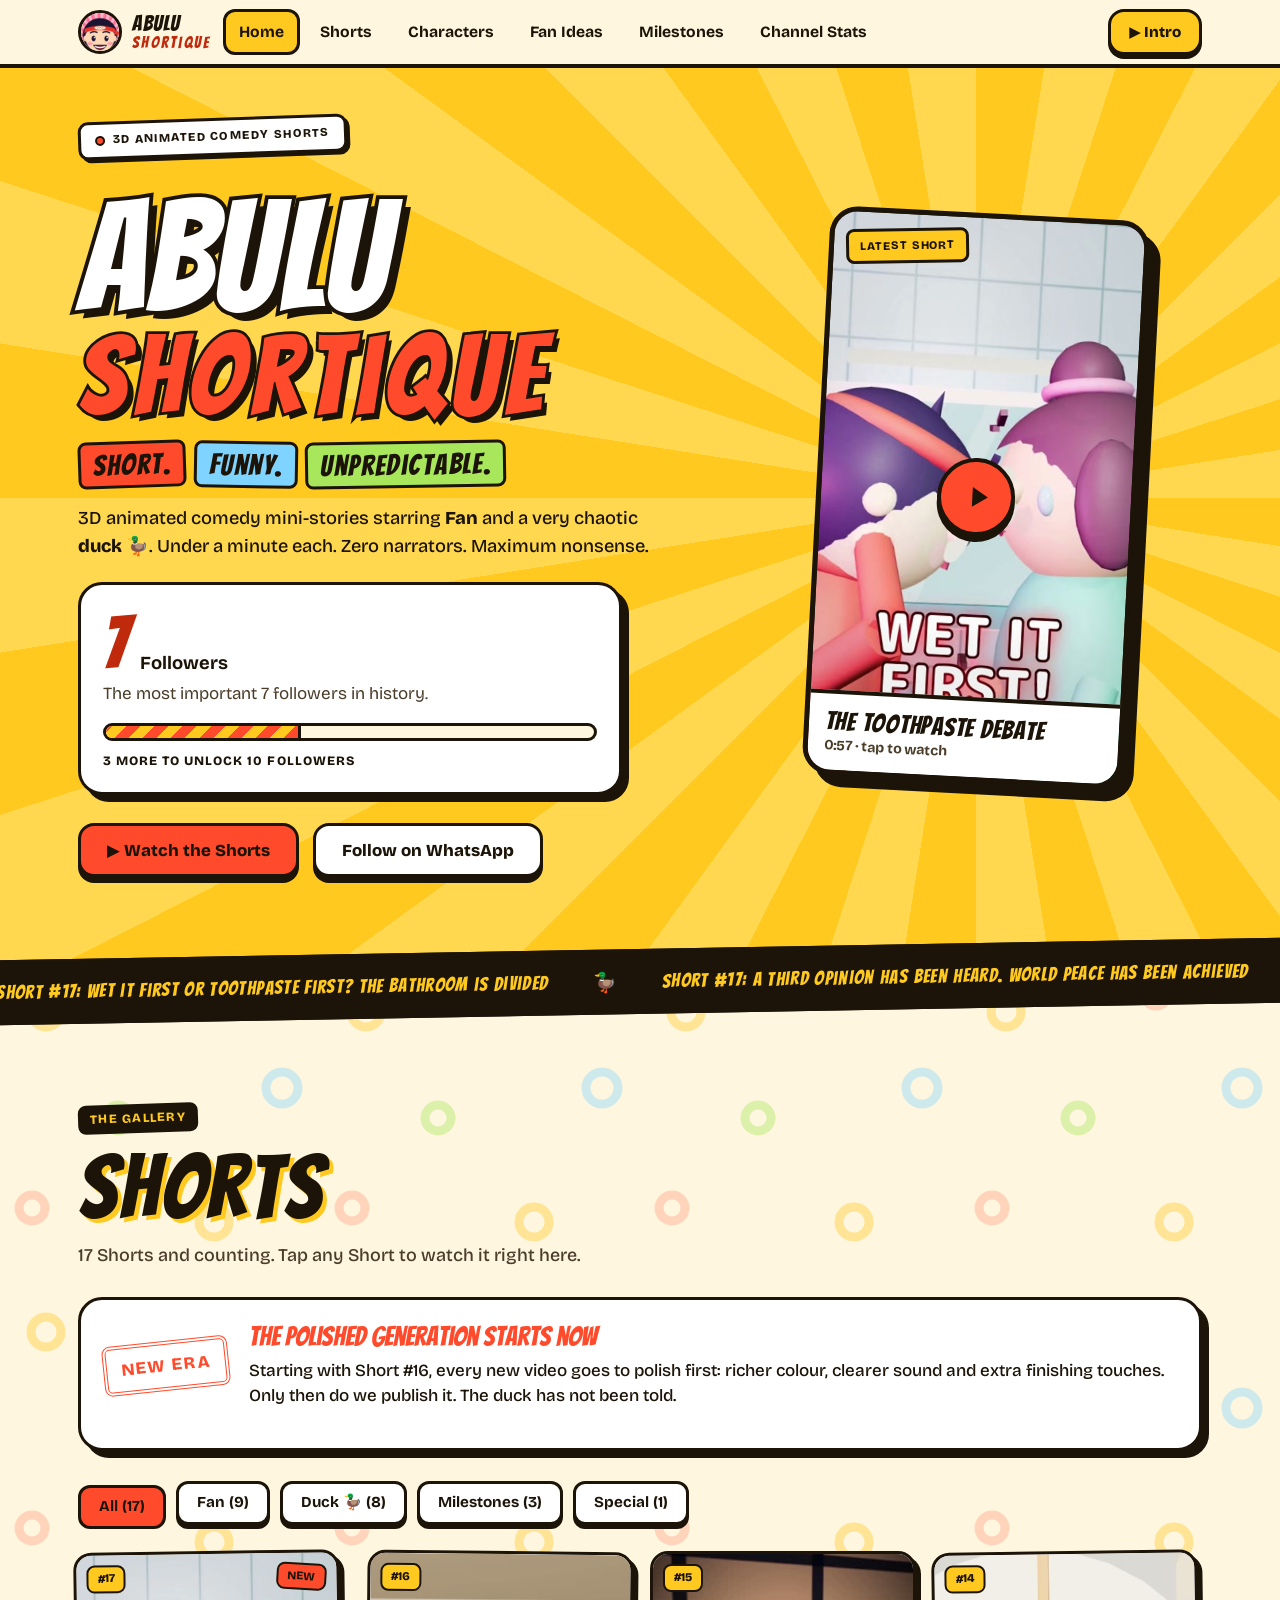
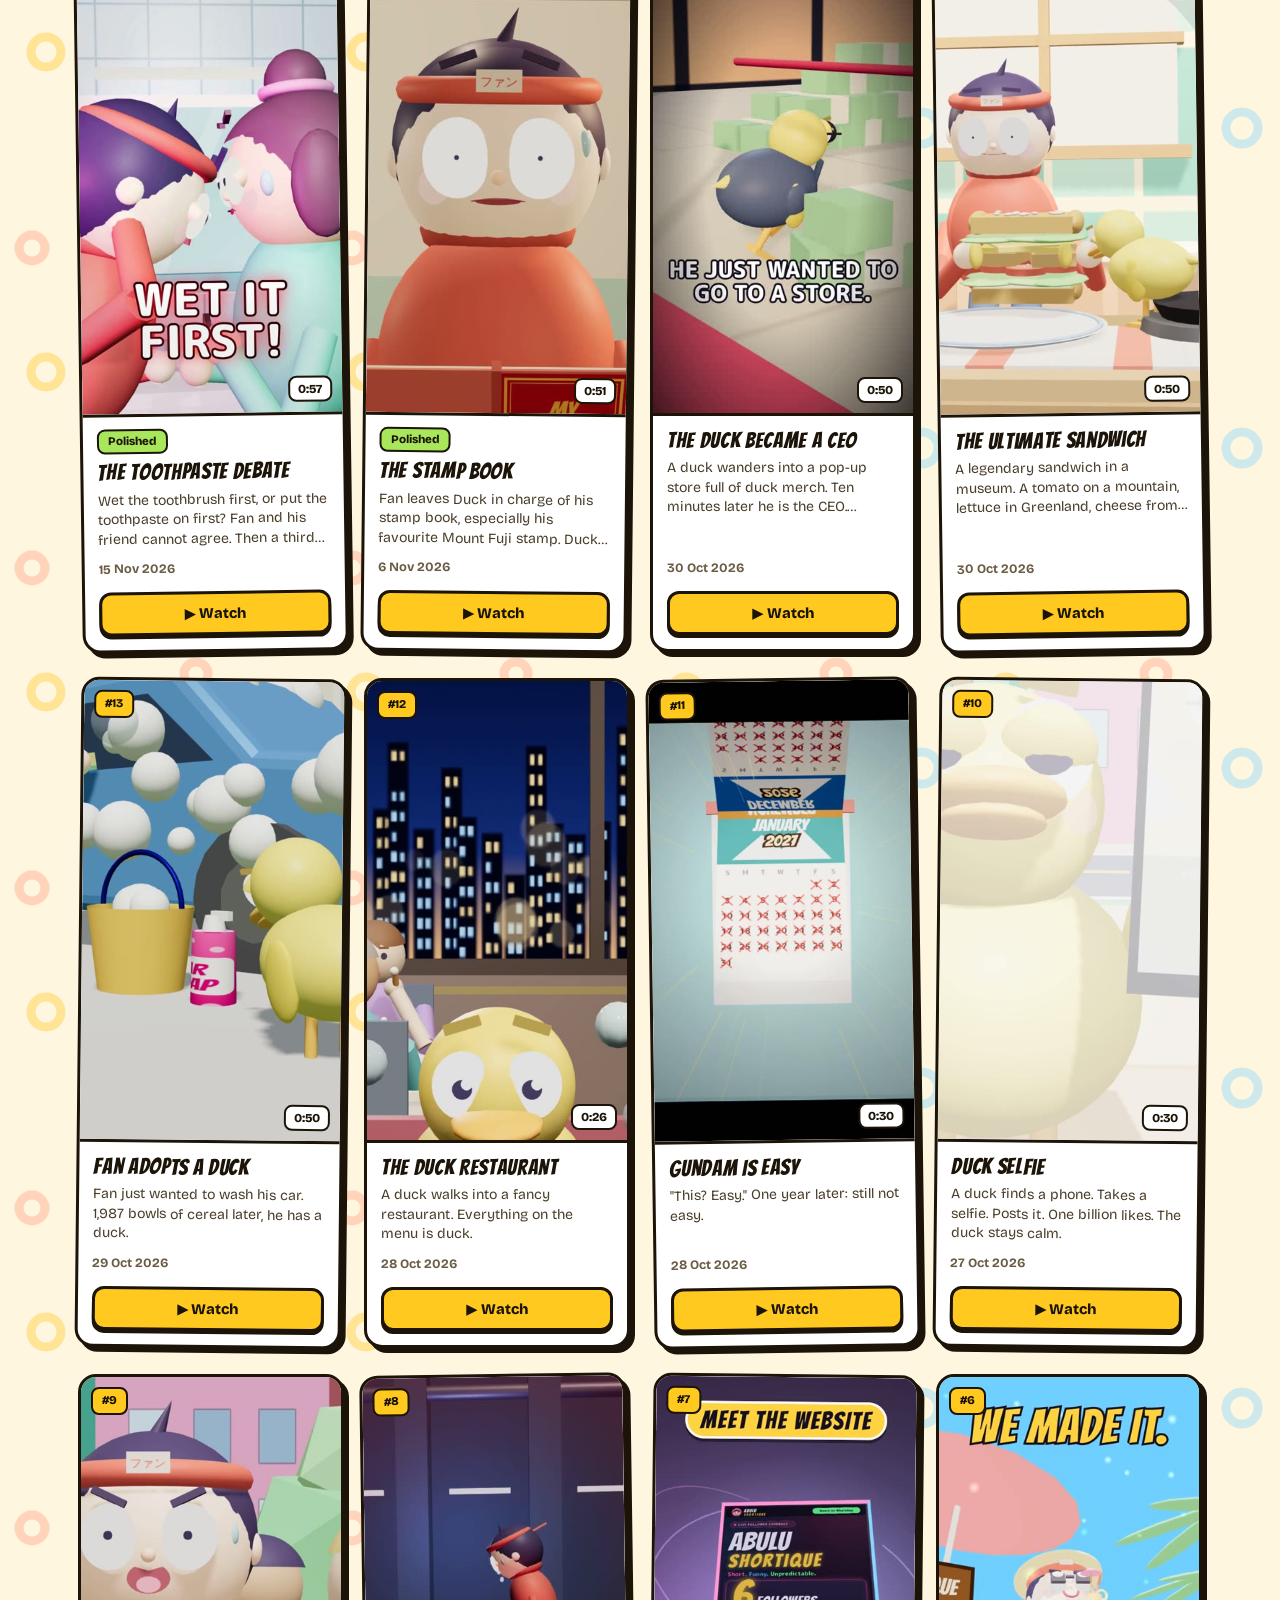
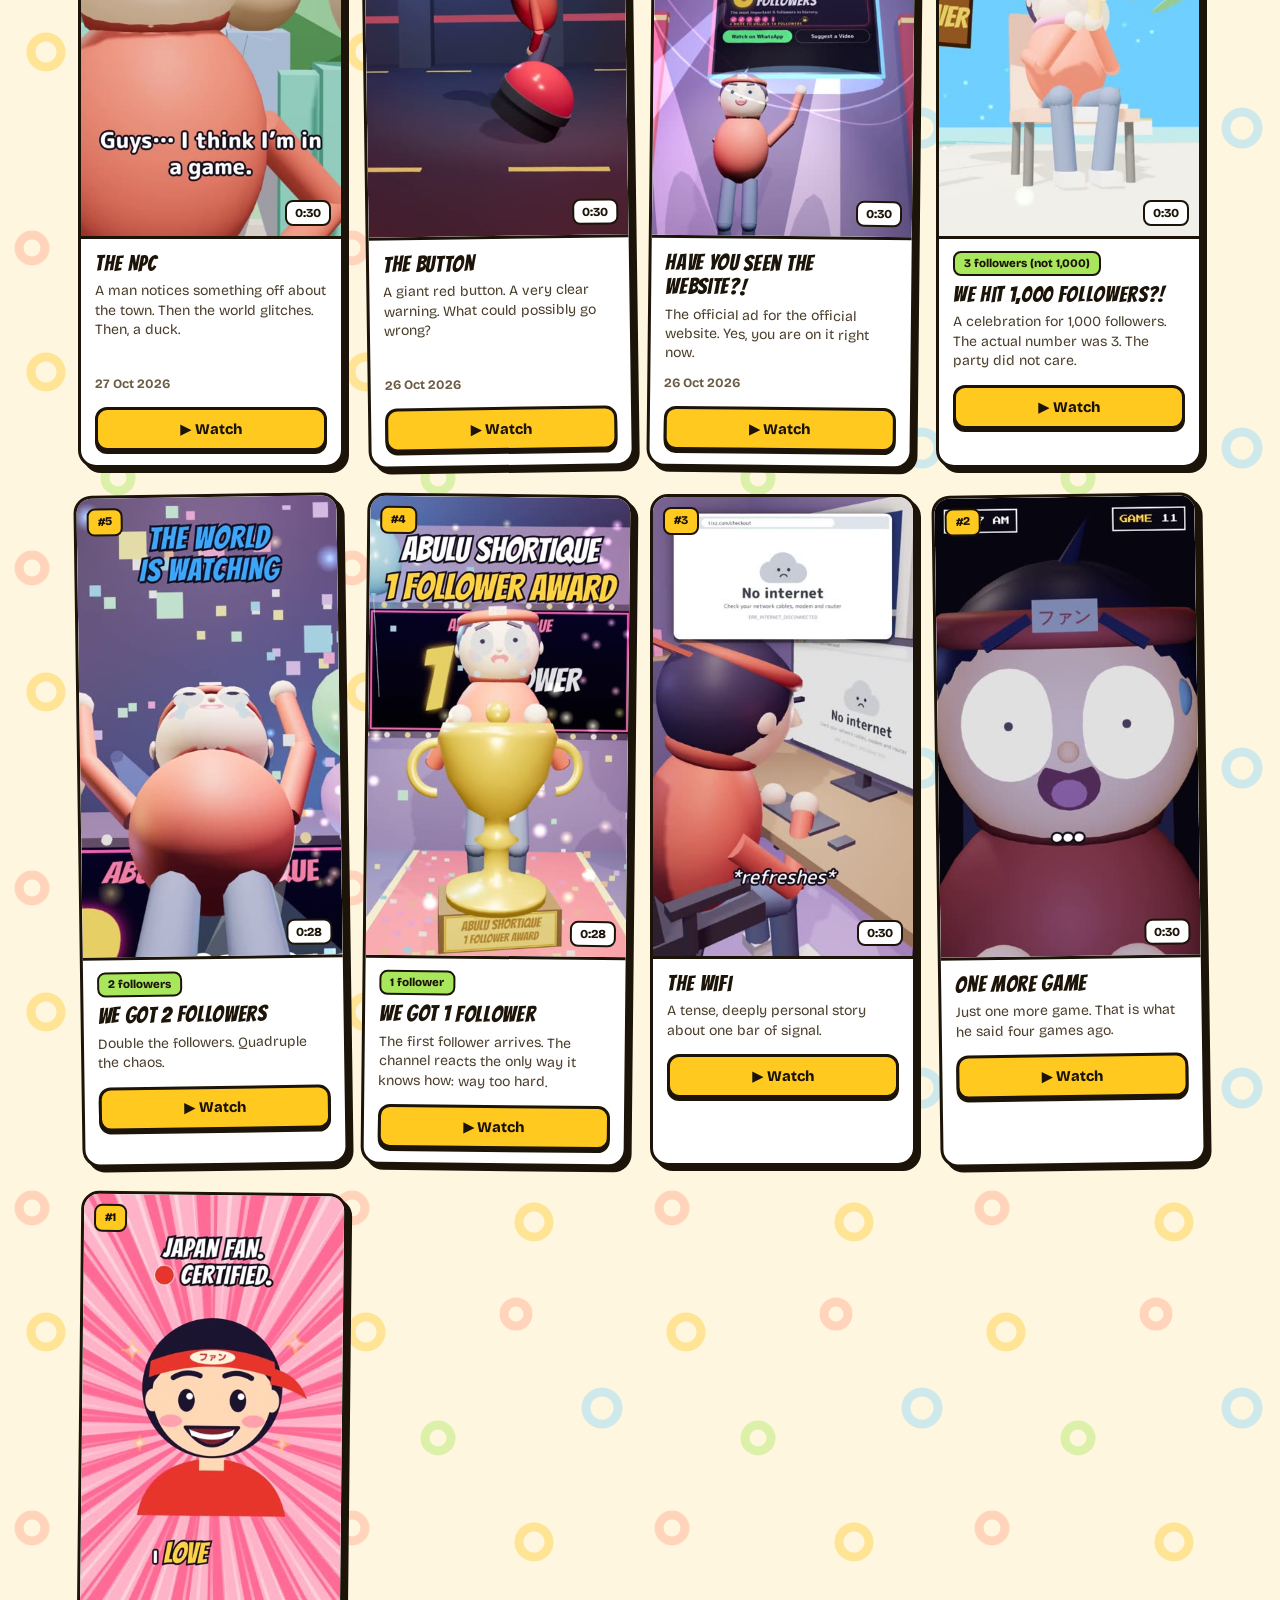
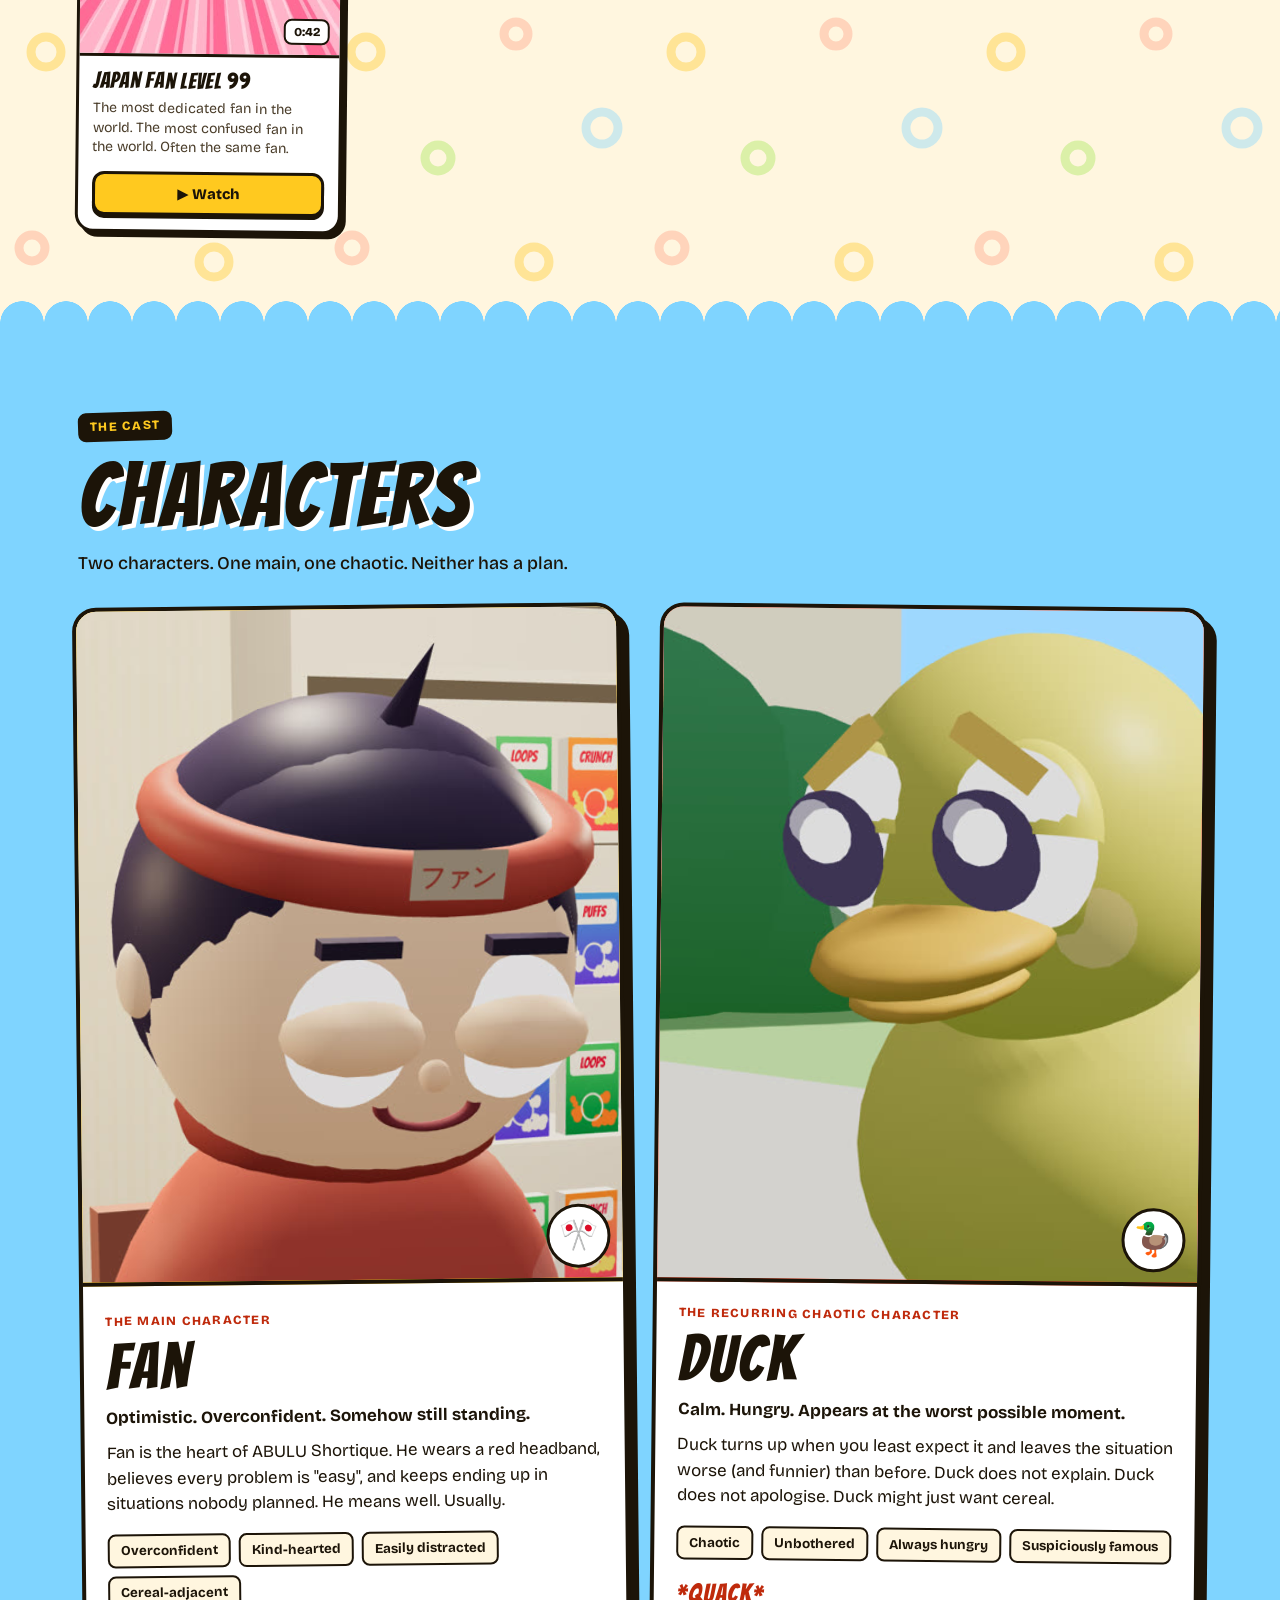
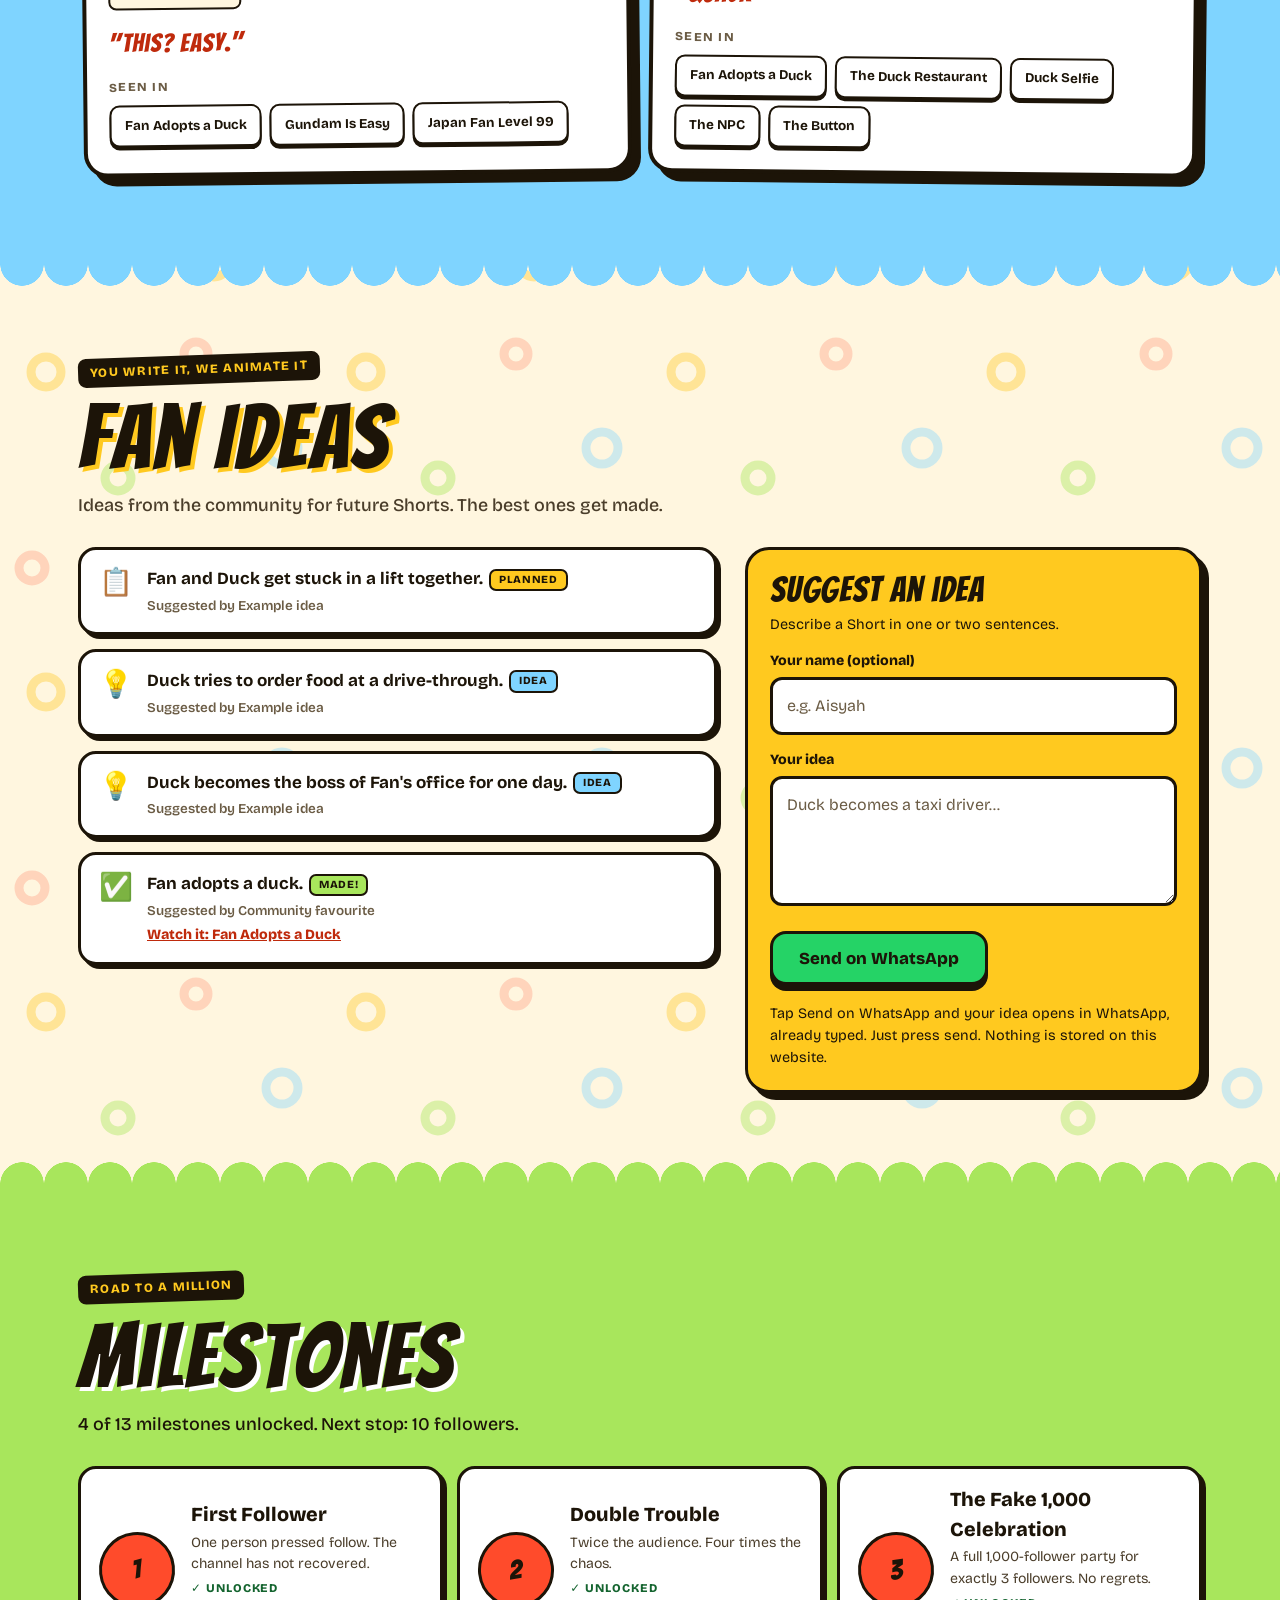
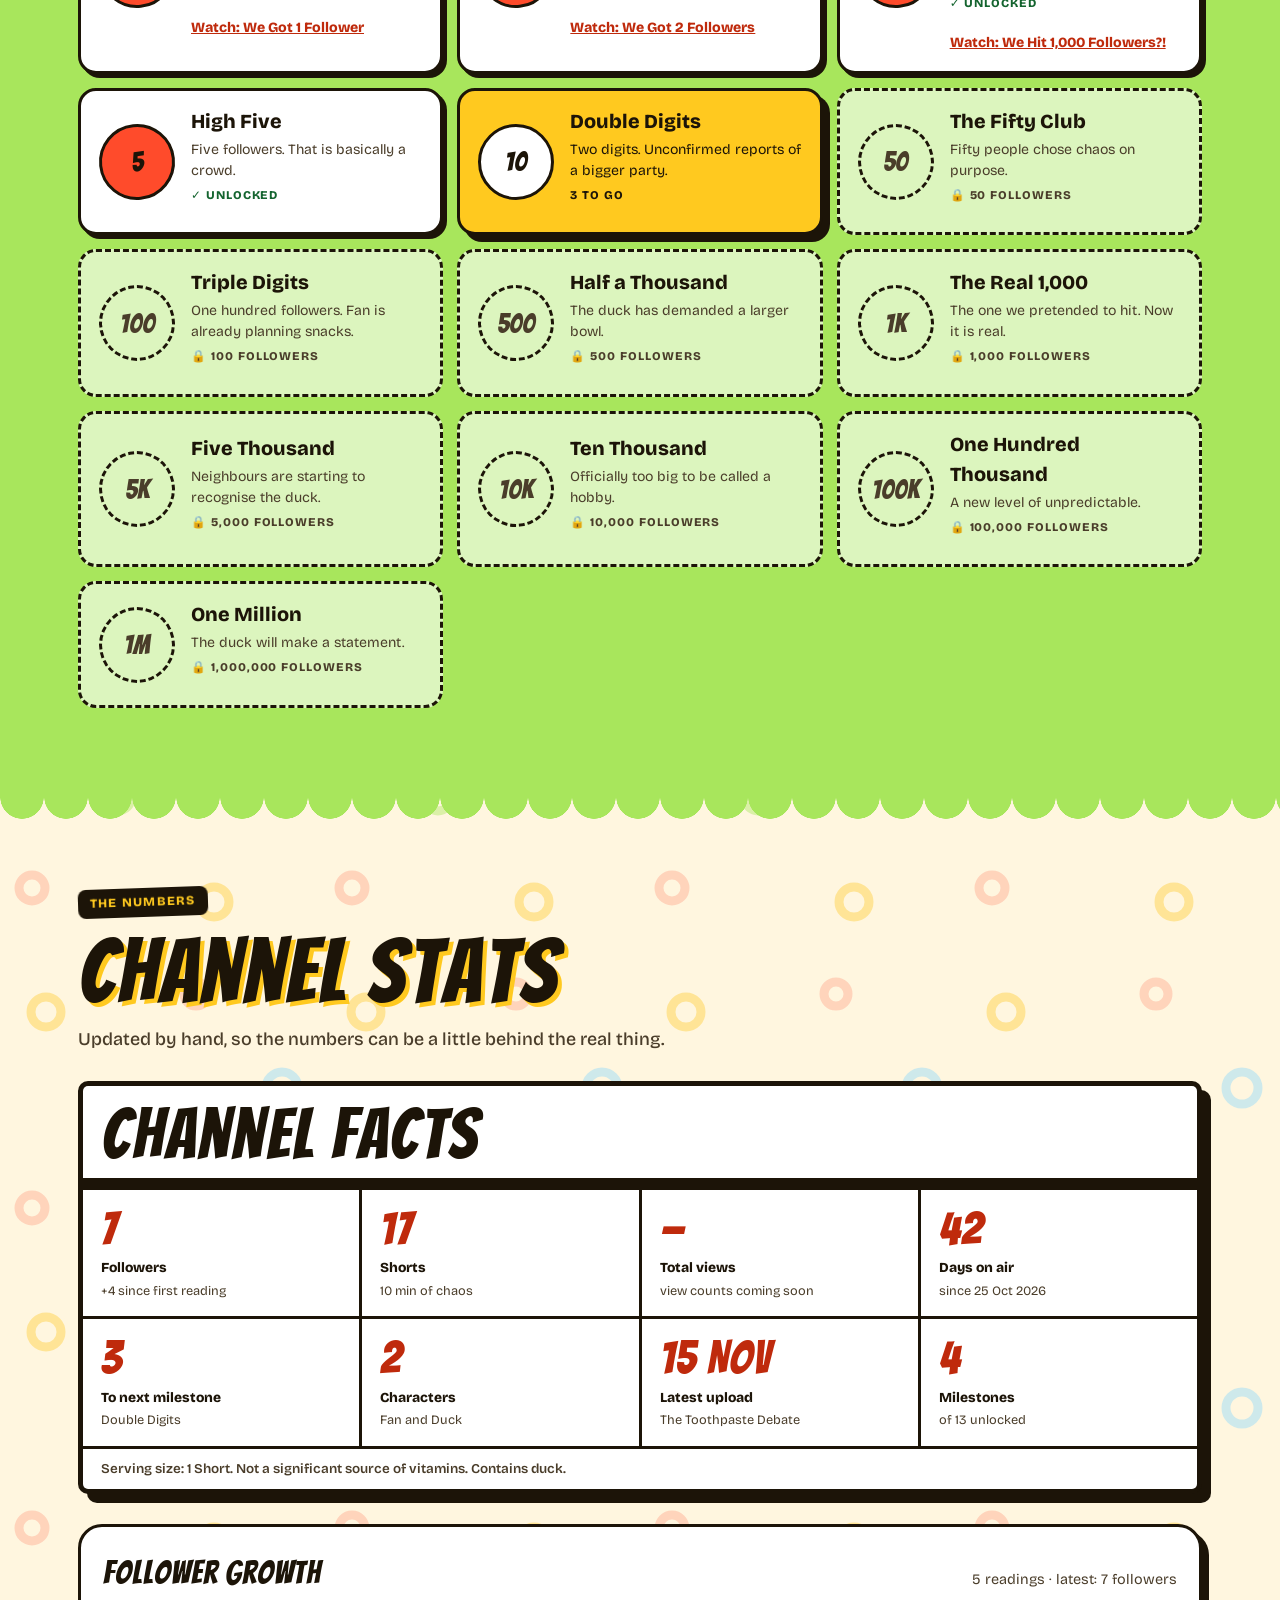
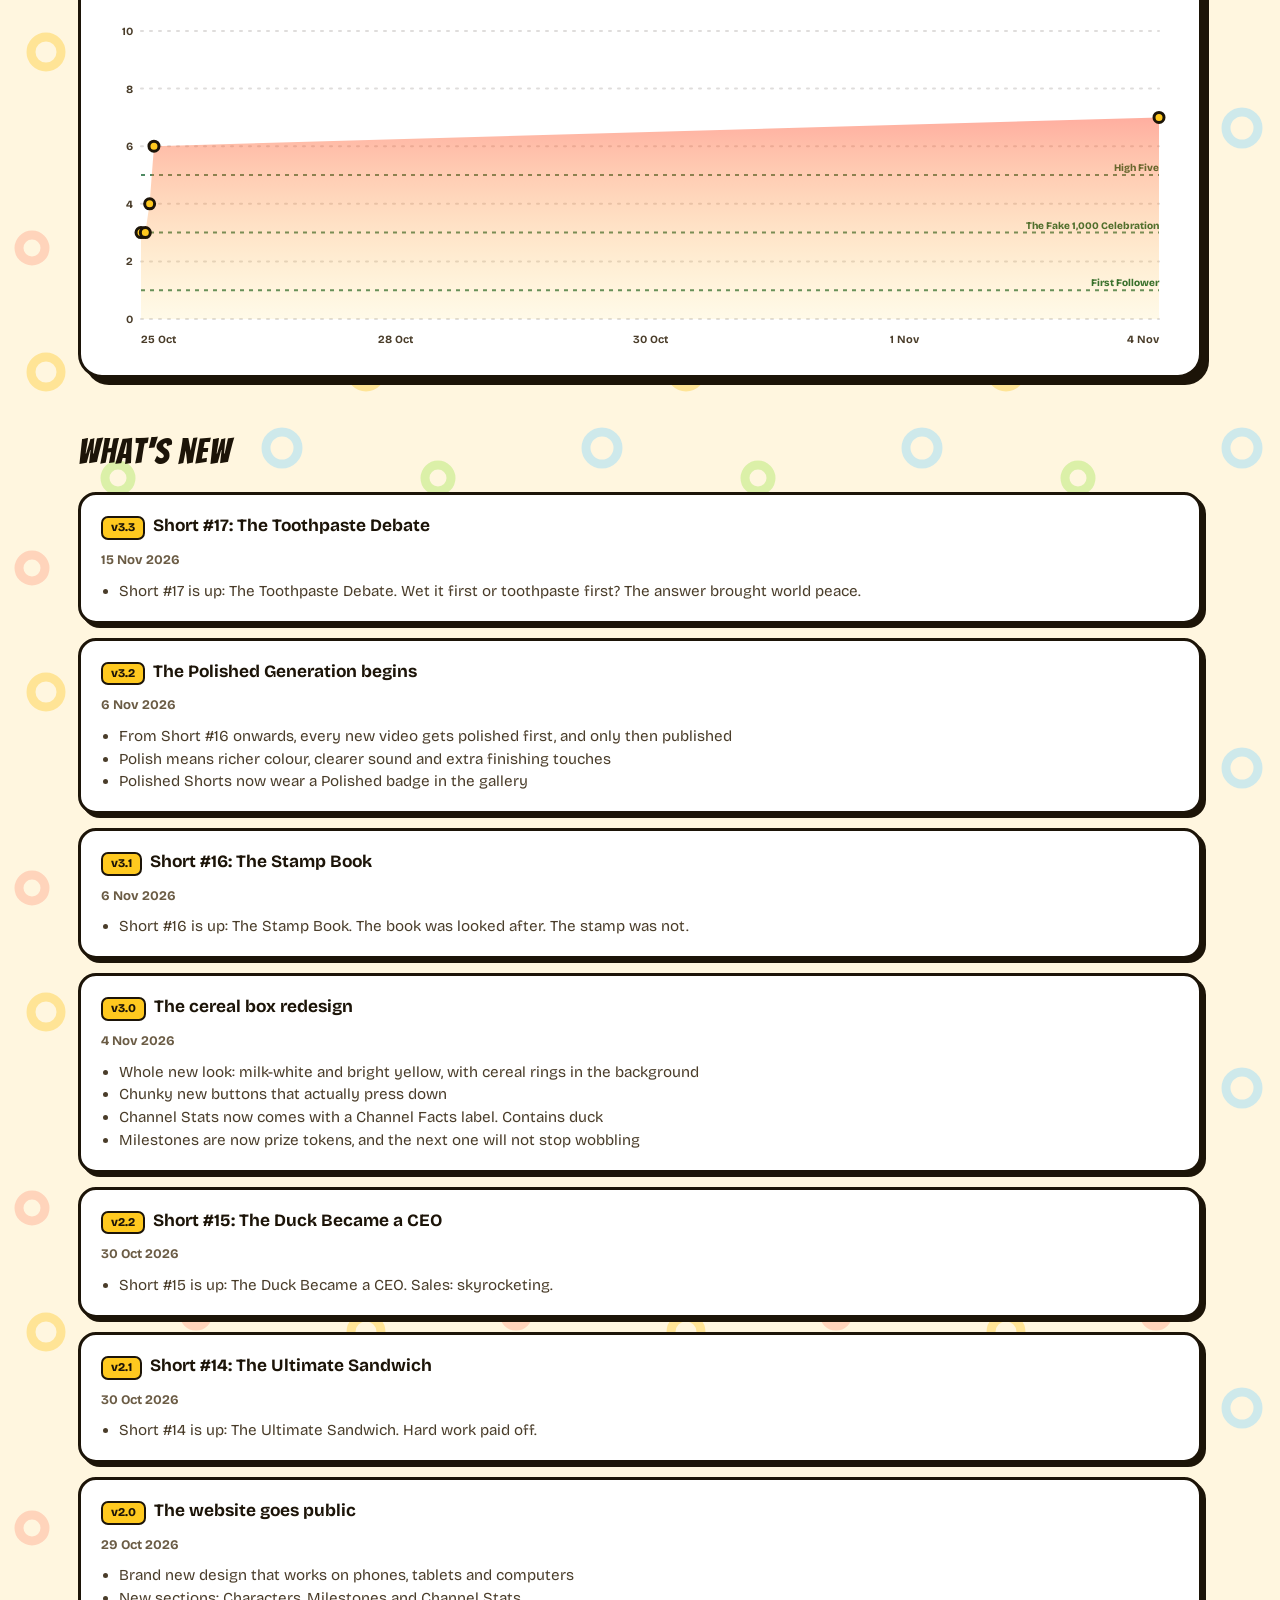
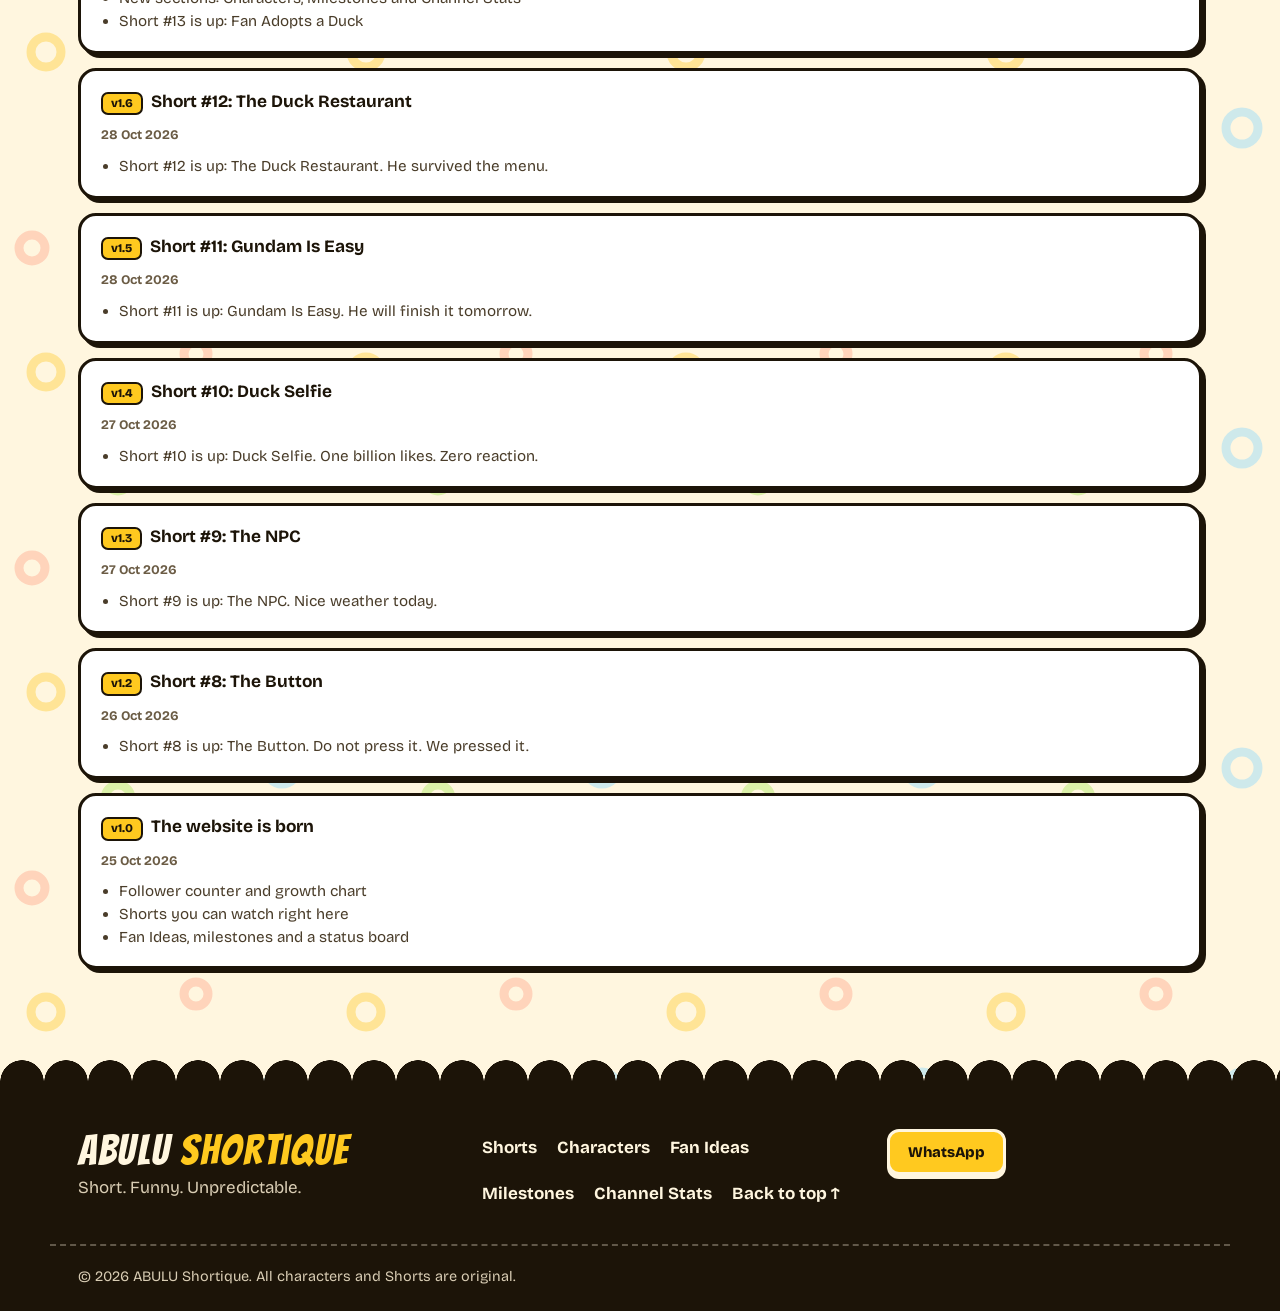
<file: index.html>
<!DOCTYPE html>
<html lang="en">
<head>
  <meta charset="utf-8">
  <meta name="viewport" content="width=device-width, initial-scale=1, viewport-fit=cover">

  <!-- ============ SEO BASICS ============ -->
  <title>ABULU Shortique | Short. Funny. Unpredictable.</title>
  <meta name="description" content="ABULU Shortique is a comedy Shorts channel with 3D animated mini-stories starring Fan, a chaotic duck, and a lot of cereal. Watch the Shorts, meet the characters and suggest the next idea.">
  <meta name="theme-color" content="#ffc91f">
  <meta name="author" content="ABULU Shortique">
  <meta name="robots" content="index, follow, max-image-preview:large">

  <!-- CANONICAL URL: replace YOUR-GITHUB-USERNAME with your GitHub username (see README) -->
  <link rel="canonical" href="https://abuluguin.github.io/abulu-shortique/">

  <!-- ============ OPEN GRAPH (WhatsApp, Facebook, Telegram previews) ============ -->
  <meta property="og:type" content="website">
  <meta property="og:site_name" content="ABULU Shortique">
  <meta property="og:title" content="ABULU Shortique | Short. Funny. Unpredictable.">
  <meta property="og:description" content="3D animated comedy Shorts starring Fan and a very chaotic duck. Watch, laugh, suggest the next one.">
  <meta property="og:url" content="https://abuluguin.github.io/abulu-shortique/">
  <meta property="og:image" content="https://abuluguin.github.io/abulu-shortique/images/og-image.jpg">
  <meta property="og:image:width" content="1200">
  <meta property="og:image:height" content="630">
  <meta property="og:image:alt" content="ABULU Shortique - Short. Funny. Unpredictable.">
  <meta property="og:locale" content="en_US">

  <!-- ============ TWITTER / X CARD ============ -->
  <meta name="twitter:card" content="summary_large_image">
  <meta name="twitter:title" content="ABULU Shortique | Short. Funny. Unpredictable.">
  <meta name="twitter:description" content="3D animated comedy Shorts starring Fan and a very chaotic duck.">
  <meta name="twitter:image" content="https://abuluguin.github.io/abulu-shortique/images/og-image.jpg">

  <!-- ============ ICONS ============ -->
  <link rel="icon" href="favicon.svg" type="image/svg+xml">
  <link rel="icon" href="favicon.ico" sizes="any">
  <link rel="icon" href="images/icon-192.png" type="image/png" sizes="192x192">
  <link rel="apple-touch-icon" href="images/apple-touch-icon.png">
  <link rel="manifest" href="site.webmanifest">

  <!-- ============ FONTS: Bangers is stored in /fonts, Bricolage Grotesque comes free from Google Fonts ============ -->
  <link rel="preload" href="fonts/bangers.woff2" as="font" type="font/woff2" crossorigin>
  <link rel="preconnect" href="https://fonts.googleapis.com">
  <link rel="preconnect" href="https://fonts.gstatic.com" crossorigin>
  <link rel="stylesheet" href="https://fonts.googleapis.com/css2?family=Bricolage+Grotesque:opsz,wght@12..96,400..800&display=swap">

  <!-- ============ STYLES ============ -->
  <link rel="stylesheet" href="css/style.css">

  <!-- ============ STRUCTURED DATA (helps Google understand the site) ============ -->
  <script type="application/ld+json">
  {
    "@context": "https://schema.org",
    "@type": "WebSite",
    "name": "ABULU Shortique",
    "alternateName": "Short. Funny. Unpredictable.",
    "url": "https://abuluguin.github.io/abulu-shortique/",
    "description": "A comedy Shorts channel with 3D animated mini-stories starring Fan and a chaotic duck.",
    "inLanguage": "en"
  }
  </script>
</head>

<body>
  <!-- ===================== INTRO VIDEO (plays on every visit, see js/intro.js) ===================== -->
  <div class="intro" id="intro" role="dialog" aria-modal="true" aria-label="ABULU Shortique intro video" hidden>
    <div class="intro-flap intro-flap-l"></div>
    <div class="intro-flap intro-flap-r"></div>
    <video class="intro-video" id="introVideo" src="videos/intro.mp4" playsinline preload="auto"></video>
    <button class="intro-btn intro-sound" id="introSound" type="button" hidden>🔊 Tap for sound</button>
    <button class="intro-btn intro-skip" id="introSkip" type="button">Skip ▶▶</button>
  </div>
  <script>
    /* Shown straight away so the website does not flash first. Stays hidden if
       JavaScript is off, or for visitors who asked their device to reduce motion. */
    /* A shared link to one Short (#watch=...) skips the intro and opens the video. */
    if (!window.matchMedia('(prefers-reduced-motion: reduce)').matches && location.hash.indexOf('#watch=') !== 0) {
      document.getElementById('intro').hidden = false;
      document.documentElement.classList.add('intro-open');
    }
  </script>

  <a class="skip" href="#main">Skip to content</a>

  <!-- ===================== HEADER / NAVIGATION ===================== -->
  <header class="site-header" id="top">
    <div class="wrap header-row">
      <a class="brand" href="#home" aria-label="ABULU Shortique home">
        <img class="brand-img" src="images/avatar.jpg" width="44" height="44" alt="">
        <span class="brand-t"><span>ABULU</span><span class="gold">Shortique</span></span>
      </a>

      <nav class="nav" id="nav" aria-label="Main">
        <a href="#home">Home</a>
        <a href="#shorts">Shorts</a>
        <a href="#characters">Characters</a>
        <a href="#fan-ideas">Fan Ideas</a>
        <a href="#milestones">Milestones</a>
        <a href="#stats">Channel Stats</a>
      </nav>

      <button class="btn btn-gold sm intro-replay" id="introReplay" type="button" aria-label="Watch the intro again">▶ Intro</button>

      <button class="burger" id="burger" type="button" aria-label="Open menu" aria-expanded="false" aria-controls="nav">
        <span></span><span></span><span></span>
      </button>
    </div>
  </header>

  <main id="main">

    <!-- ===================== HOME ===================== -->
    <section class="hero" id="home" aria-labelledby="hero-title">
      <div class="wrap hero-grid">
        <div class="hero-copy">
          <p class="pill"><span class="dot"></span> 3D animated comedy Shorts</p>
          <h1 id="hero-title" class="logo">
            <span class="logo-1">ABULU</span>
            <span class="logo-2 gold">Shortique</span>
          </h1>
          <p class="tagline" aria-label="Short. Funny. Unpredictable.">
            <span class="t-pink">Short.</span> <span class="t-blue">Funny.</span> <span class="t-mint">Unpredictable.</span>
          </p>
          <p class="lead">3D animated comedy mini-stories starring <strong>Fan</strong> and a very chaotic <strong>duck</strong> 🦆. Under a minute each. Zero narrators. Maximum nonsense.</p>

          <div class="hero-follow card" aria-live="polite">
            <div class="big-num"><span id="heroFollowers">0</span><small>Followers</small></div>
            <p class="muted" id="heroFollowText"></p>
            <div class="progress" aria-hidden="true"><div class="progress-bar" id="heroBar"></div></div>
            <p class="next-up" id="heroNext"></p>
          </div>

          <div class="btn-row">
            <a class="btn btn-primary" href="#shorts">▶ Watch the Shorts</a>
            <a class="btn btn-ghost" id="followBtn" href="#fan-ideas" rel="noopener">Suggest a Short</a>
          </div>
        </div>

        <div class="hero-visual">
          <button class="phone" id="heroPhone" type="button" aria-label="Play the latest Short">
            <span class="phone-badge">LATEST SHORT</span>
            <img id="heroThumb" src="images/thumbs/fan-adopts-a-duck.jpg" alt="Thumbnail of the latest ABULU Shortique Short" width="360" height="640">
            <span class="play" aria-hidden="true"><svg viewBox="0 0 24 24"><path d="M8 5v14l11-7z"/></svg></span>
            <span class="phone-cap"><strong id="heroTitle">Latest Short</strong><small id="heroMeta"></small></span>
          </button>
        </div>
      </div>
    </section>

    <!-- ===================== TICKER ===================== -->
    <div class="ticker" aria-label="Channel headlines" role="marquee">
      <div class="ticker-track" id="tickerTrack"></div>
    </div>

    <!-- ===================== SHORTS ===================== -->
    <section class="section" id="shorts" aria-labelledby="shorts-title">
      <div class="wrap">
        <p class="eyebrow">The gallery</p>
        <h2 id="shorts-title" class="h2">Shorts</h2>
        <p class="sub" id="shortsSub">Tap any Short to watch it right here.</p>

        <aside class="notice card" aria-labelledby="polished-title">
          <p class="notice-mark" aria-hidden="true">New era</p>
          <div>
            <h3 id="polished-title" class="notice-title">The Polished Generation starts now</h3>
            <p>Starting with Short #16, every new video goes to polish first: richer colour, clearer sound and extra finishing touches. Only then do we publish it. The duck has not been told.</p>
          </div>
        </aside>

        <div class="chips" id="shortFilters" role="group" aria-label="Filter Shorts"></div>
        <div class="shorts-grid" id="shortsGrid"></div>
      </div>
    </section>

    <!-- ===================== CHARACTERS ===================== -->
    <section class="section alt" id="characters" aria-labelledby="chars-title">
      <div class="wrap">
        <p class="eyebrow">The cast</p>
        <h2 id="chars-title" class="h2">Characters</h2>
        <p class="sub">Two characters. One main, one chaotic. Neither has a plan.</p>
        <div class="chars-grid" id="charsGrid"></div>
      </div>
    </section>

    <!-- ===================== FAN IDEAS ===================== -->
    <section class="section" id="fan-ideas" aria-labelledby="ideas-title">
      <div class="wrap">
        <p class="eyebrow">You write it, we animate it</p>
        <h2 id="ideas-title" class="h2">Fan Ideas</h2>
        <p class="sub">Ideas from the community for future Shorts. The best ones get made.</p>

        <div class="ideas-layout">
          <div class="ideas-list" id="ideasList"></div>

          <form class="card idea-form" id="ideaForm" novalidate>
            <h3>Suggest an idea</h3>
            <p class="muted small">Describe a Short in one or two sentences.</p>
            <label for="ideaName">Your name (optional)</label>
            <input id="ideaName" name="name" type="text" maxlength="40" autocomplete="given-name" placeholder="e.g. Aisyah">
            <label for="ideaText">Your idea</label>
            <textarea id="ideaText" name="idea" rows="4" maxlength="400" required placeholder="Duck becomes a taxi driver..."></textarea>
            <div class="btn-row" id="ideaButtons"></div>
            <p class="muted small" id="ideaNote"></p>
          </form>
        </div>
      </div>
    </section>

    <!-- ===================== MILESTONES ===================== -->
    <section class="section alt" id="milestones" aria-labelledby="ms-title">
      <div class="wrap">
        <p class="eyebrow">Road to a million</p>
        <h2 id="ms-title" class="h2">Milestones</h2>
        <p class="sub" id="msSub"></p>
        <div class="ms-grid" id="msGrid"></div>
      </div>
    </section>

    <!-- ===================== CHANNEL STATS ===================== -->
    <section class="section" id="stats" aria-labelledby="stats-title">
      <div class="wrap">
        <p class="eyebrow">The numbers</p>
        <h2 id="stats-title" class="h2">Channel Stats</h2>
        <p class="sub" id="statsSub"></p>

        <div class="stats-grid" id="statsGrid"></div>

        <div class="card chart-card">
          <div class="chart-head">
            <h3>Follower growth</h3>
            <p class="muted small" id="chartNote"></p>
          </div>
          <div class="chart" id="chart" role="img" aria-label="Line chart of follower growth over time"></div>
          <div class="chart-tip" id="chartTip" hidden></div>
        </div>

        <h3 class="h3 new-title">What's new</h3>
        <div class="releases" id="releases"></div>
      </div>
    </section>
  </main>

  <!-- ===================== FOOTER ===================== -->
  <footer class="site-footer">
    <div class="wrap foot-grid">
      <div>
        <p class="foot-brand">ABULU <span class="gold">Shortique</span></p>
        <p class="muted">Short. Funny. Unpredictable.</p>
      </div>
      <nav class="foot-links" aria-label="Footer">
        <a href="#shorts">Shorts</a>
        <a href="#characters">Characters</a>
        <a href="#fan-ideas">Fan Ideas</a>
        <a href="#milestones">Milestones</a>
        <a href="#stats">Channel Stats</a>
        <a href="#top">Back to top ↑</a>
      </nav>
      <div class="social" id="socialLinks"></div>
    </div>
    <div class="wrap foot-bottom">
      <p class="muted small">&copy; <span id="year">2026</span> ABULU Shortique. All characters and Shorts are original.</p>
    </div>
  </footer>

  <!-- ===================== VIDEO POP-UP ===================== -->
  <div class="modal" id="modal" hidden role="dialog" aria-modal="true" aria-labelledby="modalTitle">
    <div class="modal-back" data-close></div>
    <div class="modal-box">
      <button class="modal-x" type="button" data-close aria-label="Close video">✕</button>
      <div class="modal-video">
        <video id="modalVideo" controls playsinline preload="none"></video>
      </div>
      <div class="modal-info">
        <h3 id="modalTitle"></h3>
        <p class="muted" id="modalDesc"></p>
        <p class="muted small" id="modalMeta"></p>
        <div class="btn-row">
          <button class="btn btn-ghost sm" type="button" id="prevShort">← Newer</button>
          <button class="btn btn-ghost sm" type="button" id="nextShort">Older →</button>
          <a class="btn btn-primary sm" id="modalExternal" href="#" target="_blank" rel="noopener" hidden>Open on platform ↗</a>
        </div>
        <div class="btn-row share-row">
          <button class="btn btn-wa sm" type="button" id="shareWa">Share on WhatsApp</button>
          <button class="btn btn-gold sm" type="button" id="shareMore">Share…</button>
        </div>
      </div>
    </div>
  </div>

  <div class="toast" id="toast" role="status" aria-live="polite"></div>

  <!-- Shown only if JavaScript is switched off -->
  <noscript>
    <div class="wrap" style="padding:2rem 1rem;color:#1c1408">
      <h2>ABULU Shortique</h2>
      <p>Short. Funny. Unpredictable. Please turn on JavaScript to watch the Shorts and see the follower chart.</p>
    </div>
  </noscript>

  <!-- ============ SCRIPTS: data first, then the code that uses it ============ -->
  <script src="js/data.js"></script>
  <script src="js/app.js"></script>
  <script src="js/intro.js"></script>
</body>
</html>
</file>
<file: css/style.css>
/* =====================================================================
   ABULU SHORTIQUE - STYLES  ("Saturday-morning cereal box" edition)
   Mobile-first: the base styles are for phones, then @media rules make
   it bigger for tablets (700px+) and computers (1000px+).
   Colours live in the :root block - change them there to restyle everything.
   ===================================================================== */

:root {
  --milk: #fff6df;
  --paper: #ffffff;
  --yolk: #ffc91f;
  --yolk-2: #ffd850;
  --tomato: #ff4b2b;
  --tomato-d: #bf2a0c;
  --sky: #7fd4ff;
  --lettuce: #a8e65c;
  --lettuce-d: #14642f;
  --ink: #1c1408;
  --ink-2: #4a3d2a;
  --ink-3: #6b5c45;
  --line: 3px solid var(--ink);
  --display: 'Bangers', 'Impact', 'Arial Narrow Bold', system-ui, sans-serif;
  --body: 'Bricolage Grotesque', system-ui, -apple-system, 'Segoe UI', Helvetica, Arial, sans-serif;
  --r-lg: 24px;
  --r-md: 18px;
  --r-sm: 12px;
  --gutter: 18px;
  --header-h: 68px;
  --ease: cubic-bezier(.2, .8, .2, 1);
  --boing: cubic-bezier(.3, 1.6, .5, 1);
}

/* Bangers is hosted on this website itself (fonts/bangers.woff2) so the logo always looks right */
@font-face { font-family: 'Bangers'; src: url('../fonts/bangers.woff2') format('woff2'); font-weight: 400; font-style: normal; font-display: swap; }

*, *::before, *::after { box-sizing: border-box; }
html { scroll-behavior: smooth; scroll-padding-top: calc(var(--header-h) + 8px); -webkit-text-size-adjust: 100%; }
body {
  margin: 0;
  /* the background: scattered cereal rings on milk */
  background-color: var(--milk);
  background-image: url("data:image/svg+xml,%3Csvg xmlns='http://www.w3.org/2000/svg' width='320' height='320' fill='none' stroke-width='9'%3E%3Ccircle cx='46' cy='52' r='15' stroke='%23ffc91f' stroke-opacity='.38'/%3E%3Ccircle cx='196' cy='34' r='12' stroke='%23ff4b2b' stroke-opacity='.2'/%3E%3Ccircle cx='282' cy='128' r='16' stroke='%237fd4ff' stroke-opacity='.38'/%3E%3Ccircle cx='118' cy='158' r='13' stroke='%23a8e65c' stroke-opacity='.42'/%3E%3Ccircle cx='32' cy='248' r='13' stroke='%23ff4b2b' stroke-opacity='.2'/%3E%3Ccircle cx='214' cy='262' r='15' stroke='%23ffc91f' stroke-opacity='.38'/%3E%3C/svg%3E");
  background-size: 320px 320px;
  color: var(--ink);
  font-family: var(--body);
  font-size: 17px;
  line-height: 1.5;
  overflow-x: hidden;
}
img, video { max-width: 100%; display: block; }
a { color: inherit; }
button { font: inherit; color: inherit; }
h1, h2, h3, p { margin-top: 0; }
:focus-visible { outline: 3px solid var(--ink); outline-offset: 3px; border-radius: 6px; }

.wrap { width: 100%; max-width: 1180px; margin: 0 auto; padding-left: max(var(--gutter), env(safe-area-inset-left)); padding-right: max(var(--gutter), env(safe-area-inset-right)); }
.gold { color: var(--tomato-d); }
.muted { color: var(--ink-2); }
.small { font-size: .9rem; }
.skip { position: absolute; left: -999px; top: 8px; background: var(--ink); color: var(--yolk); padding: 8px 14px; border-radius: 8px; z-index: 200; font-weight: 800; }
.skip:focus { left: 8px; }

/* ---------- Header ---------- */
.site-header {
  position: sticky; top: 0; z-index: 50;
  height: var(--header-h);
  background: var(--milk);
  border-bottom: 4px solid var(--ink);
  padding-top: env(safe-area-inset-top);
}
.header-row { height: 100%; display: flex; align-items: center; justify-content: space-between; gap: 12px; }
.brand { display: flex; align-items: center; gap: 10px; text-decoration: none; }
.brand-img { width: 44px; height: 44px; border-radius: 50%; border: var(--line); object-fit: cover; }
.brand-t { display: flex; flex-direction: column; line-height: .95; font-family: var(--display); font-size: 1.35rem; letter-spacing: .04em; }
.brand-t .gold { font-size: 1.02rem; letter-spacing: .14em; }

.burger { width: 46px; height: 46px; border-radius: 12px; border: var(--line); background: var(--yolk); box-shadow: 0 4px 0 var(--ink); display: grid; place-content: center; gap: 5px; cursor: pointer; }
.burger span { display: block; width: 20px; height: 3px; background: var(--ink); border-radius: 2px; transition: transform .3s var(--ease), opacity .2s; }
.burger[aria-expanded="true"] span:nth-child(1) { transform: translateY(8px) rotate(45deg); }
.burger[aria-expanded="true"] span:nth-child(2) { opacity: 0; }
.burger[aria-expanded="true"] span:nth-child(3) { transform: translateY(-8px) rotate(-45deg); }

/* mobile menu = drop-down panel */
.nav {
  position: absolute; left: 0; right: 0; top: 100%;
  display: none; flex-direction: column;
  background: var(--milk);
  border-bottom: 4px solid var(--ink);
  padding: 10px var(--gutter) 18px;
}
.nav.open { display: flex; animation: drop .25s var(--ease); }
.nav a { text-decoration: none; padding: 14px 6px; font-weight: 700; font-size: 1.08rem; border-bottom: 2px dashed rgba(28, 20, 8, .25); color: var(--ink); }
.nav a:last-child { border-bottom: 0; }
.nav a.active, .nav a:hover { color: var(--tomato-d); }
@keyframes drop { from { opacity: 0; transform: translateY(-8px); } to { opacity: 1; transform: none; } }

/* ---------- Buttons / small things ---------- */
/* Chunky buttons: the hard shadow is the "side" of the button, so pressing
   pushes it down onto the page. */
.btn {
  display: inline-flex; align-items: center; justify-content: center; gap: 8px;
  min-height: 54px; padding: 0 26px; border-radius: 16px;
  border: var(--line); font-weight: 800; font-size: 1.05rem;
  text-decoration: none; cursor: pointer; color: var(--ink);
  box-shadow: 0 6px 0 var(--ink);
  transition: transform .15s var(--boing), box-shadow .15s var(--ease), background .15s;
}
.btn:hover { transform: translateY(-3px) rotate(-1deg); box-shadow: 0 9px 0 var(--ink); }
.btn:active { transform: translateY(6px); box-shadow: 0 0 0 var(--ink); }
.btn.sm { min-height: 46px; padding: 0 18px; font-size: .95rem; box-shadow: 0 4px 0 var(--ink); }
.btn.sm:hover { box-shadow: 0 6px 0 var(--ink); }
.btn.sm:active { transform: translateY(4px); box-shadow: 0 0 0 var(--ink); }
.btn-primary { background: var(--tomato); }
.btn-gold { background: var(--yolk); }
.btn-wa { background: #25d366; }
.btn-wa:hover { background: #3ee07a; }
.share-row { margin-top: 12px; }
.btn[hidden] { display: none; }
.btn-ghost { background: var(--paper); }
.btn-ghost:hover { background: var(--sky); }
.btn-row { display: flex; flex-wrap: wrap; gap: 14px; }
.pill { display: inline-flex; align-items: center; gap: 8px; padding: 7px 14px; border: var(--line); border-radius: 10px; background: var(--paper); color: var(--ink); font-size: .74rem; font-weight: 800; letter-spacing: .1em; text-transform: uppercase; rotate: -2deg; box-shadow: 3px 3px 0 var(--ink); }
.dot { width: 10px; height: 10px; border-radius: 50%; background: var(--tomato); border: 2px solid var(--ink); animation: blink 1.4s steps(2) infinite; }
@keyframes blink { 50% { background: var(--yolk); } }
.card { background: var(--paper); border: var(--line); border-radius: var(--r-lg); padding: 22px; box-shadow: 7px 7px 0 var(--ink); }

/* ---------- Hero ---------- */
.hero { position: relative; isolation: isolate; overflow: hidden; padding: 30px 0 62px; background: var(--yolk); }
.hero-grid { display: grid; gap: 40px; }
.hero-copy { position: relative; }
.logo { margin: 20px 0 14px; display: flex; flex-direction: column; font-family: var(--display); font-weight: 400; line-height: .9; letter-spacing: .02em; }
.logo-1, .logo-2 { -webkit-text-stroke: .05em var(--ink); paint-order: stroke fill; text-shadow: .05em .05em 0 var(--ink); }
.logo-1 { color: var(--paper); font-size: clamp(4.6rem, 23vw, 9.6rem); }
.logo-2 { font-size: clamp(3.3rem, 16.5vw, 7rem); letter-spacing: .06em; }
.logo .gold { color: var(--tomato); }
.tagline { display: flex; flex-wrap: wrap; gap: 8px; font-family: var(--display); font-size: clamp(1.3rem, 5vw, 1.8rem); letter-spacing: .05em; line-height: 1; margin-bottom: 18px; }
.tagline span { padding: 7px 12px 5px; border: var(--line); border-radius: 8px; color: var(--ink); }
.t-pink { background: var(--tomato); rotate: -2deg; }
.t-blue { background: var(--sky); rotate: 1deg; }
.t-mint { background: var(--lettuce); rotate: -1deg; }
.lead { font-size: 1.14rem; font-weight: 500; color: var(--ink); max-width: 36rem; }
.lead strong { font-weight: 800; }

.hero-follow { margin: 22px 0 28px; max-width: 34rem; }
.big-num { display: flex; align-items: baseline; gap: 12px; font-family: var(--display); }
.big-num span { font-size: 4.6rem; line-height: 1; color: var(--tomato-d); }
.big-num small { font-family: var(--body); font-size: 1.15rem; font-weight: 700; color: var(--ink); }
.progress { height: 18px; border: var(--line); border-radius: 999px; background: var(--milk); overflow: hidden; margin: 10px 0; }
.progress-bar { height: 100%; width: 0; background: repeating-linear-gradient(-45deg, var(--tomato) 0 10px, var(--yolk) 10px 20px); border-right: 3px solid var(--ink); transition: width 1.2s var(--ease); }
.next-up { margin: 0; font-size: .8rem; font-weight: 800; letter-spacing: .08em; text-transform: uppercase; color: var(--ink); }

/* the comic sunburst spinning behind the latest Short */
.hero-visual { display: grid; place-items: center; position: relative; }
.hero-visual::before {
  content: ""; position: absolute; z-index: -1; top: 50%; left: 50%;
  width: 240vmax; aspect-ratio: 1; margin: -120vmax 0 0 -120vmax;
  background: repeating-conic-gradient(var(--yolk) 0 9deg, var(--yolk-2) 9deg 18deg);
  animation: spin 160s linear infinite;
}
@keyframes spin { to { transform: rotate(360deg); } }
.phone {
  position: relative; width: min(74vw, 320px); aspect-ratio: 9 / 16; padding: 0;
  border: 5px solid var(--ink); border-radius: 28px; overflow: hidden; background: var(--ink); cursor: pointer;
  box-shadow: 12px 12px 0 var(--ink);
  rotate: 3deg; transition: rotate .4s var(--boing), scale .4s var(--boing);
  animation: float 5s ease-in-out infinite;
}
.phone:hover { rotate: -1deg; scale: 1.03; }
@keyframes float { 50% { translate: 0 -10px; } }
.phone img { width: 100%; height: 100%; object-fit: cover; }
.phone-badge { position: absolute; top: 14px; left: 12px; z-index: 2; padding: 6px 11px; border: var(--line); border-radius: 8px; background: var(--yolk); color: var(--ink); font-size: .72rem; font-weight: 800; letter-spacing: .08em; rotate: -4deg; }
.play { position: absolute; inset: 0; margin: auto; width: 78px; height: 78px; border-radius: 50%; border: 4px solid var(--ink); background: var(--tomato); display: grid; place-items: center; box-shadow: 0 6px 0 var(--ink); transition: transform .25s var(--boing); }
.play svg { width: 34px; height: 34px; fill: var(--ink); margin-left: 4px; }
.phone:hover .play { transform: scale(1.14); }
.phone-cap { position: absolute; left: 0; right: 0; bottom: 0; padding: 14px 16px; text-align: left; background: var(--paper); border-top: 4px solid var(--ink); display: flex; flex-direction: column; color: var(--ink); }
.phone-cap strong { font-family: var(--display); font-weight: 400; font-size: 1.6rem; letter-spacing: .03em; line-height: 1.05; }
.phone-cap small { color: var(--ink-2); font-weight: 700; }

/* ---------- Ticker ---------- */
main { overflow-x: clip; } /* keeps the tilted ticker from widening the page on phones */
.ticker { position: relative; z-index: 2; overflow: hidden; background: var(--ink); width: 104%; margin: -14px -2% 0; rotate: -1deg; border-block: 4px solid var(--ink); }
.ticker-track { display: flex; width: max-content; padding: 14px 0; animation: marquee 60s linear infinite; }
.ticker:hover .ticker-track { animation-play-state: paused; }
.ticker-track span { padding: 0 22px; font-family: var(--display); font-size: 1.2rem; letter-spacing: .07em; color: var(--yolk); white-space: nowrap; }
.ticker-track span::after { content: "🦆"; margin-left: 44px; }
@keyframes marquee { to { transform: translateX(-50%); } }

/* ---------- Sections ---------- */
.section { position: relative; padding: 70px 0; }
.section.alt { z-index: 1; background: var(--sky); }
#milestones.alt { --band: var(--lettuce); background: var(--lettuce); }
/* scalloped, milk-splash edges on the coloured bands */
.section.alt::before, .section.alt::after {
  content: ""; position: absolute; left: 0; right: 0; height: 22px; pointer-events: none;
  background-size: 44px 22px; background-repeat: repeat-x;
}
.section.alt::before { top: -21px; background-image: radial-gradient(circle at 22px 22px, var(--band, var(--sky)) 21.5px, transparent 22px); }
.section.alt::after { bottom: -21px; background-image: radial-gradient(circle at 22px 0, var(--band, var(--sky)) 21.5px, transparent 22px); }

.notice { display: flex; align-items: center; gap: 20px; margin-bottom: 30px; background: var(--paper); }
.notice p { font-weight: 500; }
.notice-title { font-family: var(--display, inherit); font-size: 1.7rem; font-weight: 400; line-height: 1.1; color: var(--tomato); margin-bottom: 6px; }
.notice .notice-mark { flex: none; padding: 8px 14px; border: 4px double var(--tomato); border-radius: 8px; color: var(--tomato); font-weight: 800; letter-spacing: .08em; text-transform: uppercase; white-space: nowrap; rotate: -6deg; }
@media (max-width: 560px) { .notice { flex-direction: column; align-items: flex-start; gap: 12px; } }
.eyebrow { display: inline-block; margin-bottom: 12px; padding: 5px 12px; border-radius: 8px; background: var(--ink); color: var(--yolk); font-size: .78rem; font-weight: 800; letter-spacing: .1em; text-transform: uppercase; rotate: -2deg; }
.h2 { font-family: var(--display); font-weight: 400; font-size: clamp(3.2rem, 12vw, 5.6rem); line-height: .95; letter-spacing: .02em; margin-bottom: 12px; text-shadow: .045em .045em 0 var(--yolk); }
.section.alt .h2 { text-shadow: .045em .045em 0 var(--paper); }
.h3 { font-family: var(--display); font-weight: 400; font-size: 2.2rem; letter-spacing: .03em; margin-bottom: 14px; }
.sub { color: var(--ink-2); font-size: 1.12rem; font-weight: 500; max-width: 40rem; margin-bottom: 28px; }
.section.alt .sub, .section.alt .muted { color: var(--ink); }

/* reveal on scroll */
.reveal { opacity: 0; transform: translateY(22px); transition: opacity .6s var(--ease), transform .6s var(--ease); }
.reveal.in { opacity: 1; transform: none; }

/* ---------- Shorts gallery ---------- */
.chips { display: flex; flex-wrap: wrap; gap: 10px; margin-bottom: 26px; }
.chip { min-height: 44px; padding: 0 18px; border-radius: 12px; border: var(--line); background: var(--paper); box-shadow: 0 4px 0 var(--ink); font-weight: 700; font-size: .95rem; cursor: pointer; transition: transform .12s var(--ease), box-shadow .12s var(--ease), background .15s; }
.chip:hover { background: var(--yolk-2); }
.chip:active { transform: translateY(4px); box-shadow: 0 0 0 var(--ink); }
.chip[aria-pressed="true"] { background: var(--tomato); transform: translateY(4px); box-shadow: 0 0 0 var(--ink); }
.shorts-grid { display: grid; grid-template-columns: repeat(2, 1fr); gap: 20px 14px; }
.short { position: relative; border: var(--line); border-radius: var(--r-md); overflow: hidden; background: var(--paper); color: var(--ink); text-align: left; padding: 0; cursor: pointer; display: flex; flex-direction: column; box-shadow: 5px 5px 0 var(--ink); transition: opacity .6s var(--ease), transform .25s var(--boing), rotate .25s var(--boing), box-shadow .25s var(--ease); }
.short:nth-child(3n+1) { rotate: -.8deg; }
.short:nth-child(3n+2) { rotate: .6deg; }
.short:hover { transform: translateY(-6px); rotate: 0deg; box-shadow: 9px 11px 0 var(--ink); }
.short-thumb { position: relative; aspect-ratio: 9 / 16; overflow: hidden; background: var(--ink); border-bottom: var(--line); }
.short-thumb img { width: 100%; height: 100%; object-fit: cover; transition: transform .5s var(--ease); }
.short:hover .short-thumb img { transform: scale(1.06); }
.short-num { position: absolute; top: 10px; left: 10px; padding: 3px 9px; border: 2px solid var(--ink); border-radius: 8px; background: var(--yolk); color: var(--ink); font-size: .74rem; font-weight: 800; }
.short-new { position: absolute; top: 10px; right: 10px; padding: 3px 9px; border: 2px solid var(--ink); border-radius: 8px; background: var(--tomato); color: var(--ink); font-size: .72rem; font-weight: 800; rotate: 4deg; }
.short-dur { position: absolute; bottom: 10px; right: 10px; padding: 2px 8px; border: 2px solid var(--ink); border-radius: 8px; background: var(--paper); color: var(--ink); font-size: .76rem; font-weight: 800; }
.short-play { position: absolute; inset: 0; margin: auto; width: 56px; height: 56px; border-radius: 50%; border: 3px solid var(--ink); background: var(--tomato); display: grid; place-items: center; opacity: 0; transform: scale(.7); transition: .25s var(--boing); }
.short-play svg { width: 24px; height: 24px; fill: var(--ink); margin-left: 3px; }
.short:hover .short-play, .short:focus-visible .short-play { opacity: 1; transform: none; }
@media (hover: none) { .short-play { opacity: 1; transform: none; width: 46px; height: 46px; } }
.short-body { padding: 12px 14px 14px; display: flex; flex-direction: column; gap: 6px; flex: 1; }
.short-title { font-family: var(--display); font-weight: 400; font-size: 1.4rem; letter-spacing: .03em; line-height: 1.08; margin: 0; }
.short-desc { margin: 0; color: var(--ink-2); font-size: .88rem; line-height: 1.38; display: -webkit-box; -webkit-line-clamp: 3; -webkit-box-orient: vertical; overflow: hidden; }
.short-meta { display: flex; flex-wrap: wrap; gap: 4px 10px; color: var(--ink-3); font-size: .8rem; font-weight: 700; margin-top: auto; padding-top: 4px; }
.badge { align-self: flex-start; padding: 2px 9px; border: 2px solid var(--ink); border-radius: 8px; background: var(--lettuce); color: var(--ink); font-size: .72rem; font-weight: 800; }
.short-watch { margin-top: 8px; min-height: 44px; border: var(--line); border-radius: 12px; background: var(--yolk); color: var(--ink); font-weight: 800; display: flex; align-items: center; justify-content: center; gap: 6px; font-size: .92rem; box-shadow: 0 3px 0 var(--ink); }
.empty { color: var(--ink-2); padding: 24px 0; }

/* ---------- Characters ---------- */
.chars-grid { display: grid; gap: 28px; }
.char { display: grid; overflow: hidden; border-radius: var(--r-lg); border: 4px solid var(--ink); background: var(--paper); box-shadow: 9px 9px 0 var(--ink); }
.char.pink { rotate: -.6deg; }
.char.gold { rotate: .6deg; color: var(--ink); }
.char-img { position: relative; aspect-ratio: 4 / 5; overflow: hidden; background: var(--yolk); border-bottom: 4px solid var(--ink); }
.char.gold .char-img { background: var(--tomato); }
.char-img img { width: 100%; height: 100%; object-fit: cover; object-position: center top; transition: transform .6s var(--ease); }
.char:hover .char-img img { transform: scale(1.05); }
.char-emoji { position: absolute; right: 12px; bottom: 10px; width: 64px; height: 64px; display: grid; place-items: center; border: var(--line); border-radius: 50%; background: var(--paper); font-size: 2rem; }
.char-body { padding: 22px; }
.char-role { font-size: .78rem; font-weight: 800; letter-spacing: .1em; text-transform: uppercase; margin-bottom: 4px; color: var(--tomato-d); }
.char-name { font-family: var(--display); font-weight: 400; font-size: 4rem; line-height: 1; letter-spacing: .03em; margin-bottom: 6px; }
.char-tag { font-weight: 700; color: var(--ink); margin-bottom: 10px; }
.traits { display: flex; flex-wrap: wrap; gap: 8px; margin: 14px 0; padding: 0; list-style: none; }
.traits li { padding: 5px 11px; border: 2px solid var(--ink); border-radius: 8px; background: var(--milk); font-size: .84rem; font-weight: 700; color: var(--ink); }
.quote { font-family: var(--display); font-size: 1.6rem; letter-spacing: .04em; margin: 10px 0; color: var(--tomato-d); }
.appears-title { font-size: .76rem; font-weight: 800; letter-spacing: .1em; text-transform: uppercase; color: var(--ink-3); margin: 16px 0 8px; }
.appears { display: flex; flex-wrap: wrap; gap: 8px; }
.appears button { min-height: 42px; padding: 0 13px; border: 2px solid var(--ink); border-radius: 10px; background: var(--paper); box-shadow: 0 3px 0 var(--ink); font-size: .84rem; font-weight: 700; cursor: pointer; transition: transform .12s var(--ease), box-shadow .12s var(--ease), background .15s; }
.appears button:hover { background: var(--yolk); }
.appears button:active { transform: translateY(3px); box-shadow: 0 0 0 var(--ink); }

/* ---------- Fan ideas ---------- */
.ideas-layout { display: grid; gap: 28px; }
.ideas-list { display: grid; gap: 14px; align-content: start; }
.idea { display: flex; gap: 14px; align-items: flex-start; padding: 16px 18px; border: var(--line); border-radius: var(--r-md); background: var(--paper); box-shadow: 4px 4px 0 var(--ink); transition: opacity .6s var(--ease), transform .2s var(--boing); }
.idea:hover { transform: translateX(4px) rotate(-.4deg); }
.idea-ico { font-size: 1.7rem; line-height: 1.2; }
.idea-text { margin: 0 0 4px; font-weight: 700; }
.idea-from { margin: 0; font-size: .84rem; color: var(--ink-3); font-weight: 600; }
.status { display: inline-block; margin-left: 6px; padding: 1px 8px; border: 2px solid var(--ink); border-radius: 7px; box-shadow: none; font-size: .68rem; font-weight: 800; letter-spacing: .06em; text-transform: uppercase; vertical-align: middle; color: var(--ink); }
.status:hover { transform: none; }
.status.idea { background: var(--sky); }
.status.planned { background: var(--yolk); }
.status.making { background: var(--tomato); }
.status.made { background: var(--lettuce); }
.idea-link { background: none; border: 0; padding: 0; color: var(--tomato-d); font-weight: 800; cursor: pointer; text-decoration: underline; font-size: .88rem; }
.idea-form { background: var(--yolk); }
.idea-form h3 { font-family: var(--display); font-weight: 400; font-size: 2.2rem; letter-spacing: .03em; line-height: 1; margin-bottom: 6px; }
.idea-form .muted { color: var(--ink); }
.idea-form label { display: block; font-weight: 800; font-size: .88rem; margin: 14px 0 6px; }
.idea-form input, .idea-form textarea { width: 100%; padding: 14px; border-radius: var(--r-sm); border: var(--line); background: var(--paper); color: var(--ink); font: inherit; font-size: 16px; /* 16px stops iPhone zooming */ }
.idea-form input::placeholder, .idea-form textarea::placeholder { color: var(--ink-3); }
.idea-form textarea { resize: vertical; min-height: 110px; }
.idea-form .btn-row { margin-top: 18px; }
.idea-form .btn-row + .muted { margin: 18px 0 0; }
.idea-form input:focus, .idea-form textarea:focus { outline: 3px solid var(--tomato-d); outline-offset: 1px; }

/* ---------- Milestones (prize tokens) ---------- */
.ms-grid { display: grid; gap: 14px; grid-template-columns: 1fr; }
.ms { position: relative; display: flex; gap: 16px; align-items: center; padding: 16px 18px; border: var(--line); border-radius: var(--r-md); background: var(--paper); box-shadow: 4px 4px 0 var(--ink); overflow: hidden; }
.ms-num { flex: none; width: 76px; height: 76px; display: grid; place-items: center; text-align: center; font-family: var(--display); font-size: 1.7rem; line-height: 1; border: var(--line); border-radius: 50%; background: var(--milk); color: var(--ink-3); }
.ms-title { margin: 0; font-weight: 800; }
.ms-note { margin: 2px 0 0; font-size: .88rem; color: var(--ink-2); }
.ms-state { margin-top: 6px; font-size: .74rem; font-weight: 800; letter-spacing: .08em; text-transform: uppercase; color: var(--ink-3); }
.ms.done .ms-num { background: var(--tomato); color: var(--ink); rotate: -6deg; }
.ms.done .ms-state { color: var(--lettuce-d); }
.ms.next { background: var(--yolk); box-shadow: 7px 7px 0 var(--ink); }
.ms.next .ms-num { background: var(--paper); color: var(--ink); animation: wobble 1.6s ease-in-out infinite; }
.ms.next .ms-note, .ms.next .ms-state { color: var(--ink); }
@keyframes wobble { 25% { rotate: -7deg; } 75% { rotate: 7deg; } }
.ms.locked { background: rgba(255, 255, 255, .6); border-style: dashed; box-shadow: none; }
.ms.locked .ms-note, .ms.locked .ms-state { color: var(--ink-2); }
.ms.locked .ms-num { color: var(--ink-2); background: transparent; border-style: dashed; }
.ms-link { margin-top: 8px; padding: 0; background: none; border: 0; color: var(--tomato-d); font-weight: 800; font-size: .88rem; cursor: pointer; text-decoration: underline; }

/* ---------- Stats (a "Nutrition Facts" panel) + chart ---------- */
.stats-grid { display: grid; grid-template-columns: repeat(2, 1fr); gap: 3px; margin-bottom: 30px; padding: 0; background: var(--ink); border: 5px solid var(--ink); border-radius: 10px; overflow: hidden; box-shadow: 9px 9px 0 var(--ink); }
.stats-grid::before { content: "Channel Facts"; grid-column: 1 / -1; padding: 14px 18px 8px; background: var(--paper); border-bottom: 9px solid var(--ink); font-family: var(--display); font-size: clamp(2.6rem, 10vw, 4.4rem); letter-spacing: .03em; line-height: 1; }
.stats-grid::after { content: "Serving size: 1 Short. Not a significant source of vitamins. Contains duck."; grid-column: 1 / -1; padding: 10px 18px; background: var(--paper); font-size: .84rem; font-weight: 600; color: var(--ink-2); }
.stat { padding: 16px 18px; background: var(--paper); }
.stat.reveal { opacity: 1; transform: none; }
.stat-v { font-family: var(--display); font-size: 2.9rem; line-height: 1; color: var(--tomato-d); letter-spacing: .02em; }
.stat-l { margin: 6px 0 0; font-size: .86rem; font-weight: 800; color: var(--ink); }
.stat-n { margin: 2px 0 0; font-size: .8rem; color: var(--ink-2); }
.chart-card { position: relative; margin-top: 8px; }
.chart-head { display: flex; flex-wrap: wrap; align-items: baseline; justify-content: space-between; gap: 6px 16px; margin-bottom: 8px; }
.chart-head h3 { margin: 0; font-family: var(--display); font-weight: 400; font-size: 2rem; letter-spacing: .03em; }
.chart { width: 100%; height: 280px; touch-action: pan-y; }
.chart svg { width: 100%; height: 100%; display: block; overflow: visible; }
.chart .grid { stroke: rgba(28, 20, 8, .14); stroke-width: 2; stroke-dasharray: 2 7; stroke-linecap: round; }
.chart .ax { fill: var(--ink-2); font-size: 11px; font-weight: 700; font-family: var(--body); }
.chart .line { fill: none; stroke: var(--ink); stroke-width: 4; stroke-linecap: round; stroke-linejoin: round; stroke-dasharray: var(--len, 2000); stroke-dashoffset: var(--len, 2000); }
.chart.drawn .line { animation: draw 1.6s var(--ease) forwards; }
@keyframes draw { to { stroke-dashoffset: 0; } }
.chart .pt { fill: var(--yolk); stroke: var(--ink); stroke-width: 3; }
.chart .pt.on { fill: var(--tomato); }
.chart .msline { stroke: var(--lettuce-d); stroke-width: 2; stroke-dasharray: 4 5; opacity: .75; }
.chart .mstext { fill: var(--lettuce-d); font-size: 10px; font-weight: 800; }
.chart-tip { position: absolute; pointer-events: none; z-index: 5; padding: 7px 11px; border: var(--line); border-radius: 10px; background: var(--yolk); color: var(--ink); font-size: .84rem; font-weight: 700; transform: translate(-50%, -120%); white-space: nowrap; }
.new-title { margin-top: 48px; }
.releases { display: grid; gap: 14px; }
.release { padding: 18px 20px; border: var(--line); border-radius: var(--r-md); background: var(--paper); box-shadow: 4px 4px 0 var(--ink); }
.release h4 { margin: 0 0 6px; font-size: 1.08rem; }
.release .v { display: inline-block; margin-right: 8px; padding: 1px 8px; border: 2px solid var(--ink); border-radius: 7px; background: var(--yolk); font-size: .74rem; font-weight: 800; }
.release time { color: var(--ink-3); font-size: .82rem; font-weight: 700; }
.release ul { margin: 8px 0 0; padding-left: 18px; color: var(--ink-2); font-size: .95rem; }

/* ---------- Footer ---------- */
.site-footer { position: relative; background: var(--ink); color: var(--milk); padding: 48px 0 calc(24px + env(safe-area-inset-bottom)); margin-top: 22px; }
.site-footer::before { content: ""; position: absolute; left: 0; right: 0; top: -21px; height: 22px; background: radial-gradient(circle at 22px 22px, var(--ink) 21.5px, transparent 22px) repeat-x; background-size: 44px 22px; }
.site-footer :focus-visible { outline-color: var(--yolk); }
.site-footer .muted { color: #d9cdb4; }
.site-footer .gold { color: var(--yolk); }
.foot-grid { display: grid; gap: 26px; }
.foot-brand { font-family: var(--display); font-size: 2.6rem; line-height: 1.05; letter-spacing: .04em; margin-bottom: 2px; }
.foot-links { display: flex; flex-wrap: wrap; gap: 8px 20px; align-content: flex-start; }
.foot-links a { color: var(--milk); text-decoration: none; font-weight: 700; padding: 6px 0; }
.foot-links a:hover { color: var(--yolk); text-decoration: underline; }
.social { display: flex; flex-wrap: wrap; gap: 10px; align-items: flex-start; }
.social a { min-height: 46px; padding: 0 18px; border: 3px solid var(--milk); border-radius: 12px; background: var(--yolk); color: var(--ink); display: inline-flex; align-items: center; text-decoration: none; font-weight: 800; font-size: .92rem; box-shadow: 0 4px 0 var(--milk); transition: transform .12s var(--ease), box-shadow .12s var(--ease); }
.social a:hover { background: var(--lettuce); }
.social a:active { transform: translateY(4px); box-shadow: 0 0 0 var(--milk); }
.foot-bottom { margin-top: 26px; padding-top: 20px; border-top: 2px dashed rgba(255, 246, 223, .3); }
.foot-bottom p { margin: 0; }

/* ---------- Video pop-up ---------- */
.modal { position: fixed; inset: 0; z-index: 100; display: flex; align-items: center; justify-content: center; padding: 12px; }
.modal[hidden] { display: none; }
.modal-back { position: absolute; inset: 0; background: rgba(28, 20, 8, .86); animation: fade .25s; }
.modal-box { position: relative; width: min(100%, 420px); max-height: 100%; overflow-y: auto; border-radius: 24px; background: var(--milk); border: 4px solid var(--ink); animation: pop .35s var(--boing); }
.modal-video { background: var(--ink); }
.modal-video video { width: 100%; max-height: 72vh; max-height: 72dvh; margin: 0 auto; background: var(--ink); }
.modal-info { padding: 16px 18px 22px; }
.modal-info h3 { font-family: var(--display); font-weight: 400; margin-bottom: 6px; font-size: 1.9rem; letter-spacing: .03em; line-height: 1.05; }
.modal-x { position: absolute; top: 10px; right: 10px; z-index: 3; width: 44px; height: 44px; border-radius: 50%; border: var(--line); background: var(--yolk); color: var(--ink); font-size: 1.05rem; font-weight: 800; cursor: pointer; }
@keyframes fade { from { opacity: 0; } }
@keyframes pop { from { opacity: 0; transform: translateY(24px) scale(.94); } }

.toast { position: fixed; left: 50%; bottom: calc(24px + env(safe-area-inset-bottom)); transform: translate(-50%, 30px); z-index: 150; padding: 13px 20px; border: var(--line); border-radius: 14px; background: var(--yolk); color: var(--ink); box-shadow: 0 5px 0 var(--ink); font-weight: 800; opacity: 0; pointer-events: none; transition: .4s var(--boing); max-width: 92vw; text-align: center; }
.toast.show { opacity: 1; transform: translate(-50%, 0); }

/* secret guest (see app.js) */
.waddle { position: fixed; z-index: 140; bottom: 12px; left: -90px; font-size: 64px; pointer-events: none; animation: waddle-x 5.2s linear forwards; }
.waddle span { display: inline-block; animation: waddle-r .5s ease-in-out infinite alternate; }
@keyframes waddle-x { to { left: calc(100vw + 90px); } }
@keyframes waddle-r { from { transform: rotate(-12deg) translateY(0); } to { transform: rotate(12deg) translateY(-8px); } }

/* ---------- Intro video + box-flap opening ---------- */
html.intro-open, html.intro-open body { overflow: hidden; }
.intro { position: fixed; inset: 0; z-index: 300; display: flex; align-items: center; justify-content: center; overflow: hidden; }
.intro[hidden] { display: none; }
.intro-flap { position: absolute; top: 0; bottom: 0; width: 50.5%; transition: transform .75s cubic-bezier(.6, 0, .2, 1) .22s; }
.intro-flap-l { left: 0; border-right: 6px solid transparent; background: repeating-conic-gradient(from 0deg at 100% 50%, var(--yolk) 0 9deg, var(--yolk-2) 9deg 18deg); }
.intro-flap-r { right: 0; border-left: 6px solid transparent; background: repeating-conic-gradient(from 0deg at 0 50%, var(--yolk) 0 9deg, var(--yolk-2) 9deg 18deg); }
.intro-video { position: relative; z-index: 1; width: 100%; height: 100%; object-fit: contain; transition: transform .28s var(--ease), opacity .24s; }
.intro-btn { position: absolute; z-index: 2; top: calc(14px + env(safe-area-inset-top)); min-height: 44px; padding: 0 14px; border: var(--line); border-radius: 12px; background: var(--paper); color: var(--ink); box-shadow: 0 3px 0 var(--ink); font-weight: 800; font-size: .88rem; cursor: pointer; transition: transform .12s var(--ease), box-shadow .12s var(--ease), opacity .15s; }
.intro-btn:hover { background: var(--yolk-2); }
.intro-btn:active { transform: translateY(3px); box-shadow: 0 0 0 var(--ink); }
.intro-skip { right: max(14px, env(safe-area-inset-right)); }
.intro-sound { left: max(14px, env(safe-area-inset-left)); }
.intro[hidden] .intro-btn[hidden], .intro-btn[hidden] { display: none; }
.intro.opening .intro-video { transform: scale(.55) rotate(-5deg); opacity: 0; }
.intro.opening .intro-btn { opacity: 0; pointer-events: none; }
.intro.opening .intro-flap { border-color: var(--ink); }
.intro.opening .intro-flap-l { transform: translateX(-103%); }
.intro.opening .intro-flap-r { transform: translateX(103%); }
.intro-replay { margin-left: auto; flex: none; }

/* ---------- Tablets (700px and up) ---------- */
@media (min-width: 700px) {
  :root { --gutter: 28px; }
  .shorts-grid { grid-template-columns: repeat(3, 1fr); gap: 26px 20px; }
  .stats-grid { grid-template-columns: repeat(4, 1fr); }
  .ms-grid { grid-template-columns: repeat(2, 1fr); }
  .chars-grid { grid-template-columns: repeat(2, 1fr); }
  .foot-grid { grid-template-columns: 1.2fr 1.2fr 1fr; }
  .chart { height: 340px; }
  .section { padding: 90px 0; }
}

/* ---------- Computers (1000px and up) ---------- */
@media (min-width: 1000px) {
  .burger { display: none; }
  .nav { position: static; display: flex !important; flex-direction: row; gap: 4px; background: none; border: 0; padding: 0; animation: none; }
  .nav a { padding: 8px 13px; border: 3px solid transparent; border-radius: 12px; font-size: .98rem; }
  .nav a:last-child { border-bottom: 3px solid transparent; }
  .nav a:hover { color: var(--ink); background: var(--yolk-2); }
  .nav a.active, .nav a.active:last-child { color: var(--ink); background: var(--yolk); border: var(--line); }
  .hero { padding: 50px 0 86px; }
  .hero-grid { grid-template-columns: 1.15fr .85fr; align-items: center; gap: 60px; }
  .shorts-grid { grid-template-columns: repeat(4, 1fr); }
  .ideas-layout { grid-template-columns: 1.4fr 1fr; align-items: start; }
  .idea-form { position: sticky; top: calc(var(--header-h) + 20px); }
  .ms-grid { grid-template-columns: repeat(3, 1fr); }
  .chars-grid .char { grid-template-columns: 1fr; }
}

/* ---------- Respect people who dislike motion ---------- */
@media (prefers-reduced-motion: reduce) {
  *, *::before, *::after { animation-duration: .001ms !important; animation-iteration-count: 1 !important; transition-duration: .001ms !important; scroll-behavior: auto !important; }
  .reveal { opacity: 1; transform: none; }
  .chart .line { stroke-dashoffset: 0; }
  .ticker-track { animation: none; overflow-x: auto; }
}
</file>
